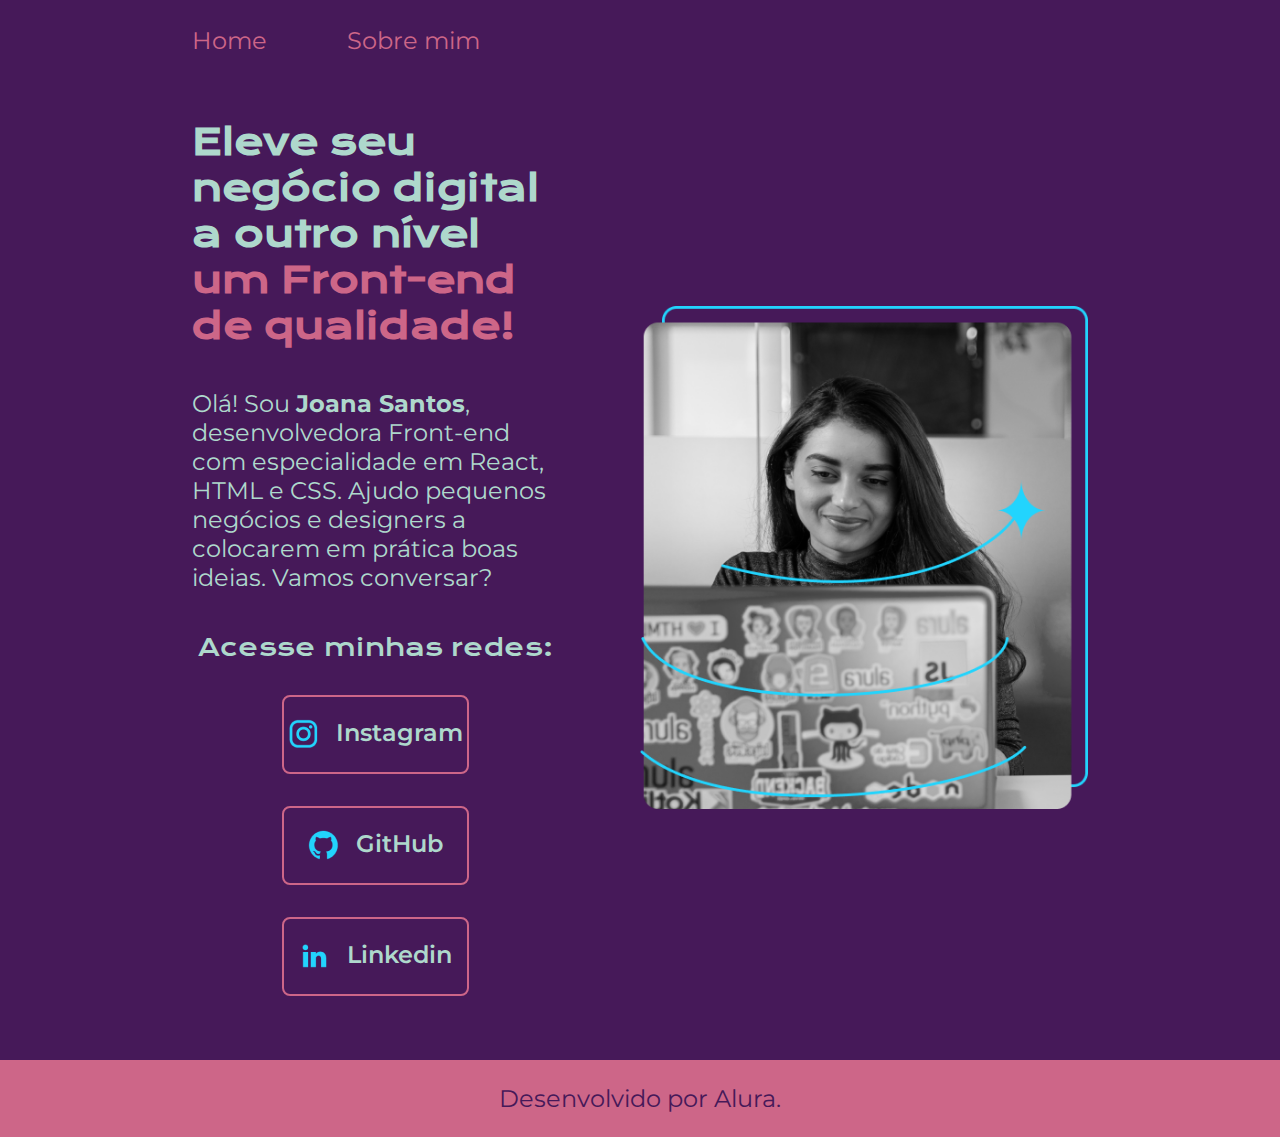
<file: Index.html>
<!DOCTYPE html>
<html lang="pt-br">

<head>
    <meta charset="UTF-8">
    <meta name="viewport" content="width=device-width, initial-scale=1.0">
    <title>Portifolio</title>
    <link rel="stylesheet" href="styles/style.css">
</head>

<body>
    <header class="cabecalho">
        <nav class="cabecalho__menu">
            <a class="cabecalho__menu__link" href="Index.html">Home</a>
            <a class="cabecalho__menu__link" href="about.html">Sobre mim</a>
        </nav>
    </header>
    <div class="apresentacao">
        <section class="apresentacao__conteudo">
            <h1 class="apresentacao__conteudo__titulo">Eleve seu negócio digital a outro nível <strong
                    class="titulo-destaque"> um Front-end de qualidade!</strong></h1>
            <p class="apresentacao__conteudo__titulo__texto"> Olá! Sou <strong class="nome-destaque"> Joana
                    Santos</strong>, desenvolvedora Front-end com especialidade em React, HTML e CSS. Ajudo pequenos
                negócios e designers a colocarem em prática boas ideias. Vamos conversar?</p>
            <div class="apresetacao__links">
                <h2 class="apresentacao__links__subtitulo"> Acesse minhas redes:</h2>
                <a class="apresentacao__links__navegacao" href="https://instagram.com/simonecavalheiro"> <img
                        src="assets/instagram.png">Instagram </a>
                <a class="apresentacao__links__navegacao" href="https://github.com/kbsantiago"><img
                        src="assets/github.png"> GitHub </a>
                <a class="apresentacao__links__navegacao" href="https://linkedin.com/kbsantiago"><img
                        src="assets/linkedin.png"> Linkedin </a>
            </div>
        </section>
        <img class="apresentacao__imagem" src="./assets/Imagem.png" alt="\foto da joana santos programando">
    </div>
    <footer class="rodape">
        <p>Desenvolvido por Alura.</p>
    </footer>
</body>
</html>
</file>
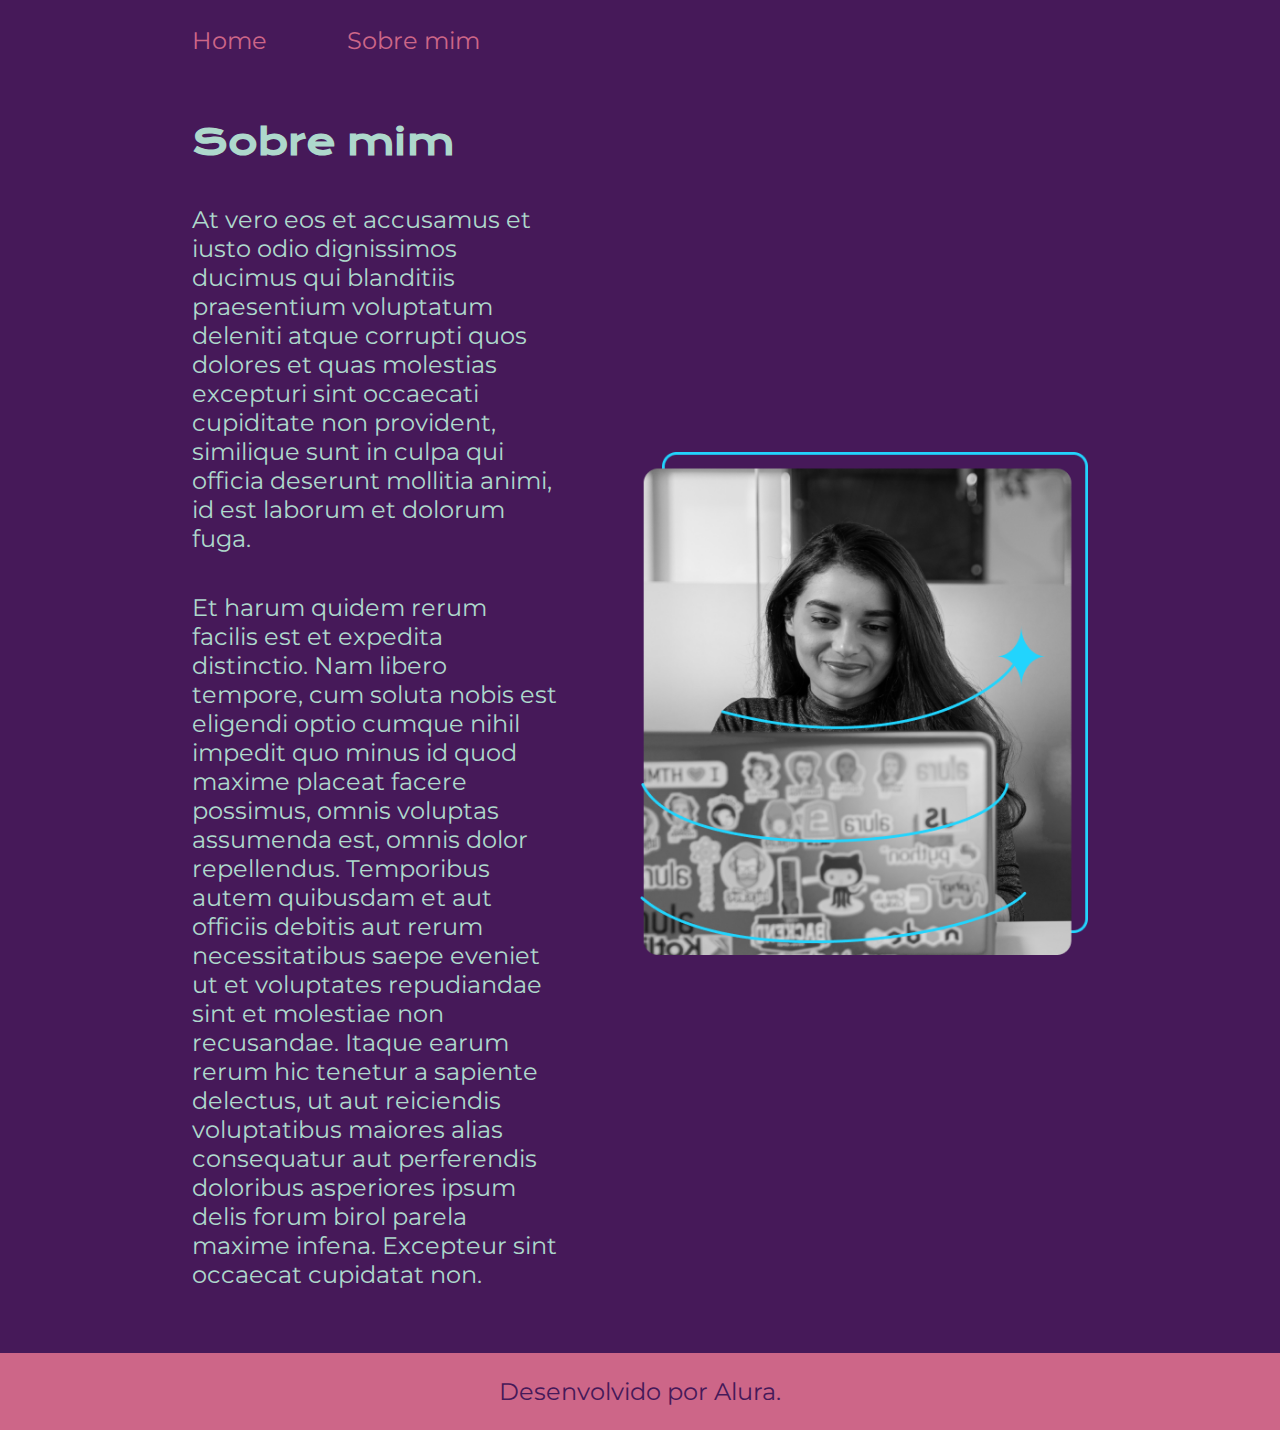
<file: about.html>
<!DOCTYPE html>
<html lang="pt-br">

<head>
    <meta charset="UTF-8">
    <meta name="viewport" content="width=device-width, initial-scale=1.0">
    <title>Sobre mim</title>
    <link rel="stylesheet" href="./styles/style.css">
</head>

<body>
    <header class="cabecalho">
        <nav class="cabecalho__menu">
            <a class="cabecalho__menu__link" href="Index.html">Home</a>
            <a class="cabecalho__menu__link" href="about.html">Sobre mim</a>
        </nav>
    </header>
    <div class="apresentacao">
        <section class="apresentacao__conteudo">
            <h1 class="apresentacao__conteudo__titulo">Sobre mim</h1>
            <p class="apresentacao__conteudo__titulo__texto">At vero eos et accusamus et iusto odio dignissimos ducimus
                qui blanditiis praesentium voluptatum deleniti atque corrupti quos dolores et quas molestias excepturi
                sint occaecati cupiditate non provident, similique sunt in culpa qui officia deserunt mollitia animi, id
                est laborum et dolorum fuga.</p>
            <p class="apresentacao__conteudo__titulo__texto">Et harum quidem rerum facilis est et expedita distinctio.
                Nam libero tempore, cum soluta nobis est eligendi optio cumque nihil impedit quo minus id quod maxime
                placeat facere possimus, omnis voluptas assumenda est, omnis dolor repellendus. Temporibus autem
                quibusdam et aut officiis debitis aut rerum necessitatibus saepe eveniet ut et voluptates repudiandae
                sint et molestiae non recusandae. Itaque earum rerum hic tenetur a sapiente delectus, ut aut reiciendis
                voluptatibus maiores alias consequatur aut perferendis doloribus asperiores ipsum delis forum birol
                parela maxime infena. Excepteur sint occaecat cupidatat non.
            </p>
        </section>
        <img class="apresentacao__imagem" src="./assets/Imagem.png" alt="\foto da joana santos programando">
    </div>

    <footer class="rodape">
        <p>Desenvolvido por Alura.</p>
    </footer>

</body>

</html>
</file>
<file: styles/style.css>
@import url('https://fonts.googleapis.com/css2?family=Krona+One&family=Montserrat:wght@400;600&display=swap');


:root{
    --cor-primaria:#461959;
    --cor-segundaria:#AED8CC;
    --cor-terciaria:#CD6688;
    --cor-hover:#7A316F;

    --fonte-primaria:'Krona One', sans-serif;
    --fonte-segundaria:'Montserrat', sans-serif;
}
* {
    margin: 0;
    padding: 0;
}
body{
    /* height: 100vh; */
    box-sizing: border-box;
    background-color: var(--cor-primaria);
    color: var(--cor-segundaria);
}
.cabecalho {
    padding: 2% 0% 0% 15%;
    }
.cabecalho__menu {
    display: flex;
    gap: 80px;
    
}    
.cabecalho__menu__link {
    font-family: var(--fonte-segundaria);
    font-size: 1.5rem;
    font-weight: 50%;
    color: var(--cor-terciaria);
    text-decoration: none;
}
.nome-destaque:hover {
    background-color: var(--cor-terciaria);
}
.apresentacao {
    padding:5% 15%;
    display: flex;
    align-items: center;
    justify-content: space-between;
    gap: 82px;
}
.apresentacao__conteudo {
    width: 50%;
    display: flex;
    flex-direction: column;
    gap: 40px;
    }
.apresentacao__conteudo__titulo {
    font-size: 2.25rem;
    font-family: var(--fonte-primaria);
    }
    .titulo-destaque {
        color: var(--cor-terciaria);
    }
.apresentacao__conteudo__titulo__texto {
    font-size: 1.5rem;
    font-family: var(--fonte-segundaria);
    font-weight: 400;
}
.apresetacao__links {
    display: flex;
    flex-direction: column;
    justify-content: space-between;
    align-items: center;
    gap: 32px;
}
.apresentacao__links__subtitulo{
    font-family: var(--fonte-primaria);
    font-weight: 400;
    font-size: 1.5rem;
}
.apresentacao__links__navegacao {
    /* background-color: #22D4FD; */
    display: flex;
    justify-content: center;
    gap: 16px;
    border: 2px solid var(--cor-terciaria);
    width: 50%;
    text-align: center;
    border-radius: 8px;
    font-size: 1.5rem;
    font-weight: 600;
    padding: 21.5px 0;
    text-decoration: none;
    color: var(--cor-segundaria);
    font-family: var(--fonte-segundaria);
}   
.apresentacao__links__navegacao:hover {
    background-color: var(--cor-hover);
    padding: 3%;
}
.rodape {
    color: var(--cor-primaria);
    background-color: var(--cor-terciaria);
    padding: 24px;
    text-align: center;
    font-size: 1.5rem;
    font-weight: 400;
    font-family: var(--fonte-segundaria);
}

.apresentacao__imagem {
    width: 50%;
   
}
@media (max-width: 1200px) {
    .cabecalho{
        padding: 10%;
    }
    .cabecalho__menu {
        justify-content: center;
    }
    .apresentacao{
        flex-direction: column-reverse;
        padding: 5%;
    }
    .apresentacao__conteudo {
        width: auto;
    }

}
</file>
